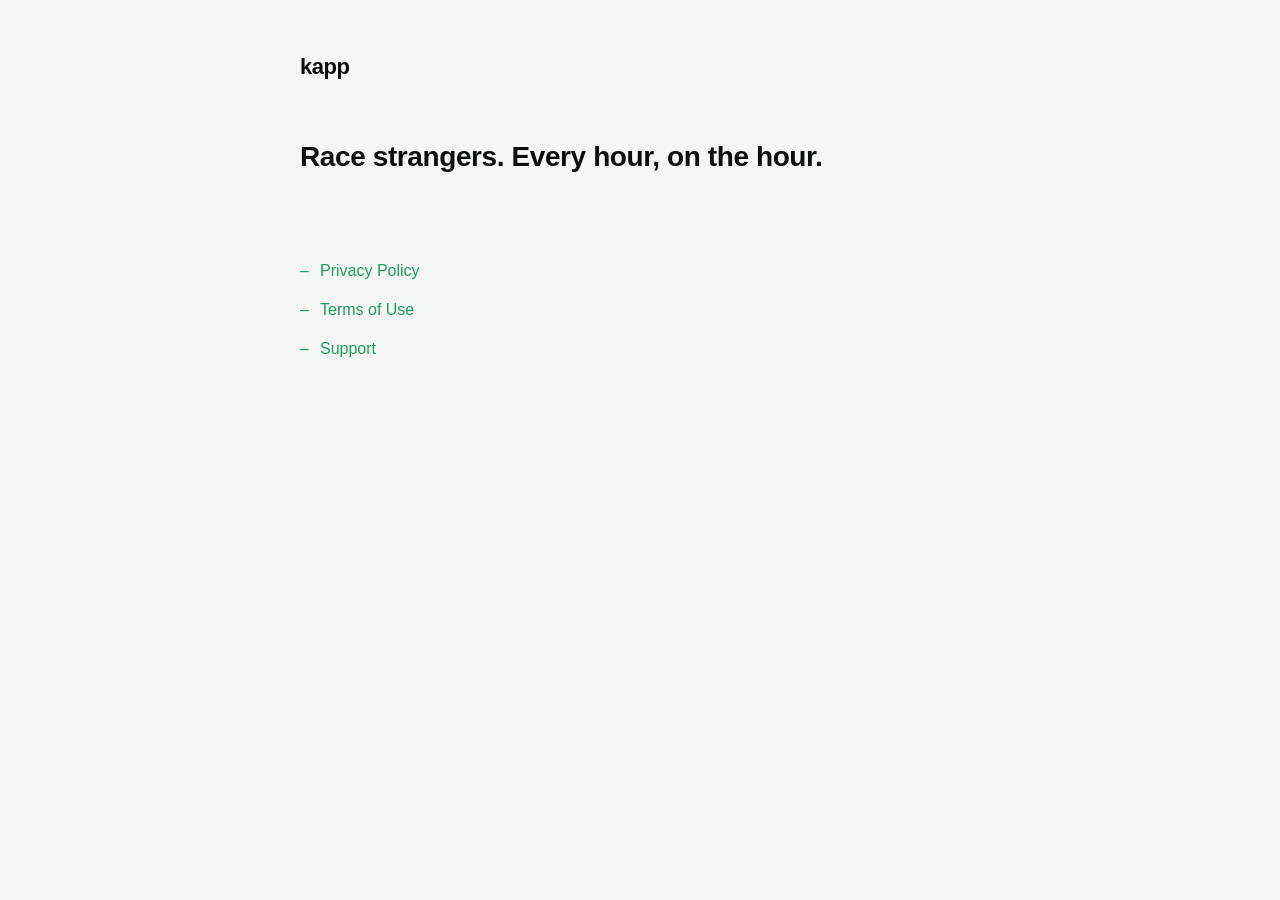
<file: index.html>
<!DOCTYPE html>
<html lang="en">
<head>
  <meta charset="UTF-8" />
  <meta name="viewport" content="width=device-width, initial-scale=1.0" />
  <title>Kapp</title>
  <link rel="stylesheet" href="style.css" />
</head>
<body>
  <div class="container">
    <span class="wordmark">kapp</span>
    <h1>Race strangers. Every hour, on the hour.</h1>
    <p class="updated">&nbsp;</p>
    <ul>
      <li><a href="privacy.html">Privacy Policy</a></li>
      <li><a href="terms.html">Terms of Use</a></li>
      <li><a href="support.html">Support</a></li>
    </ul>
  </div>
</body>
</html>
</file>
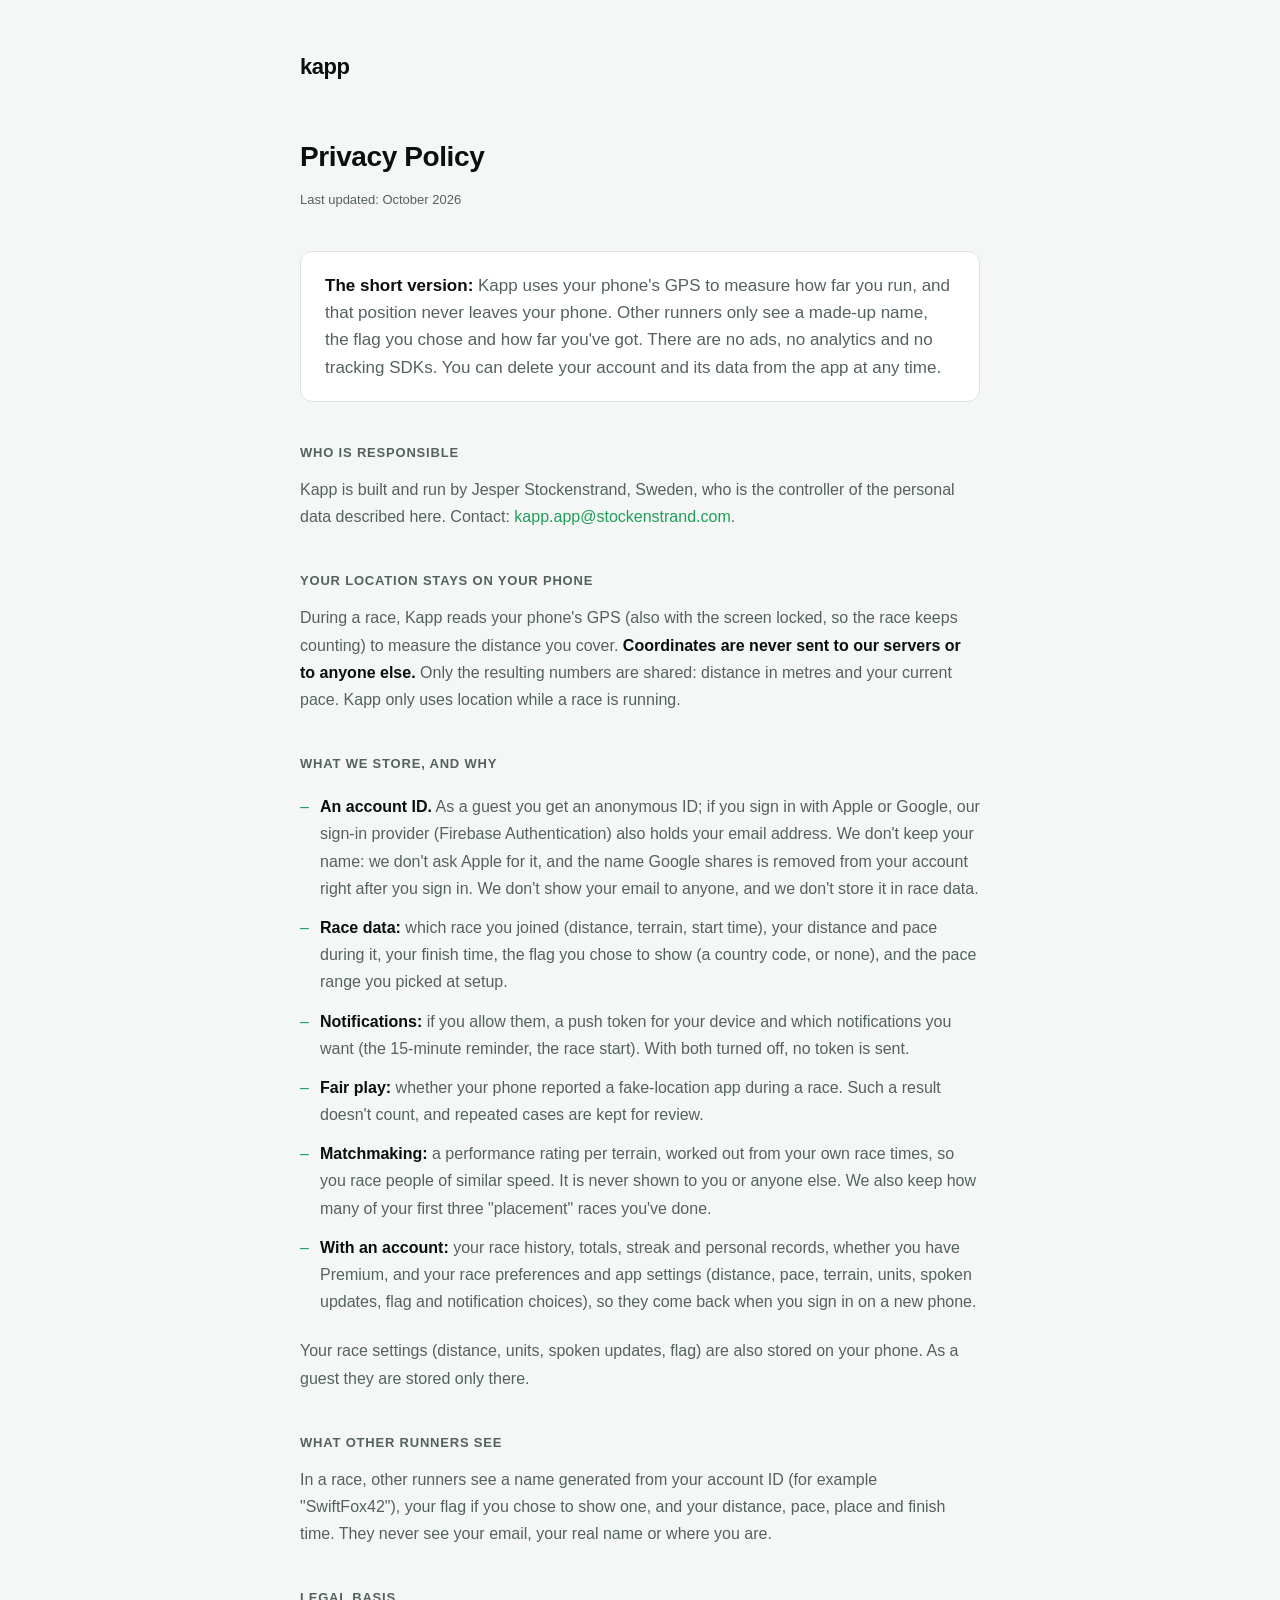
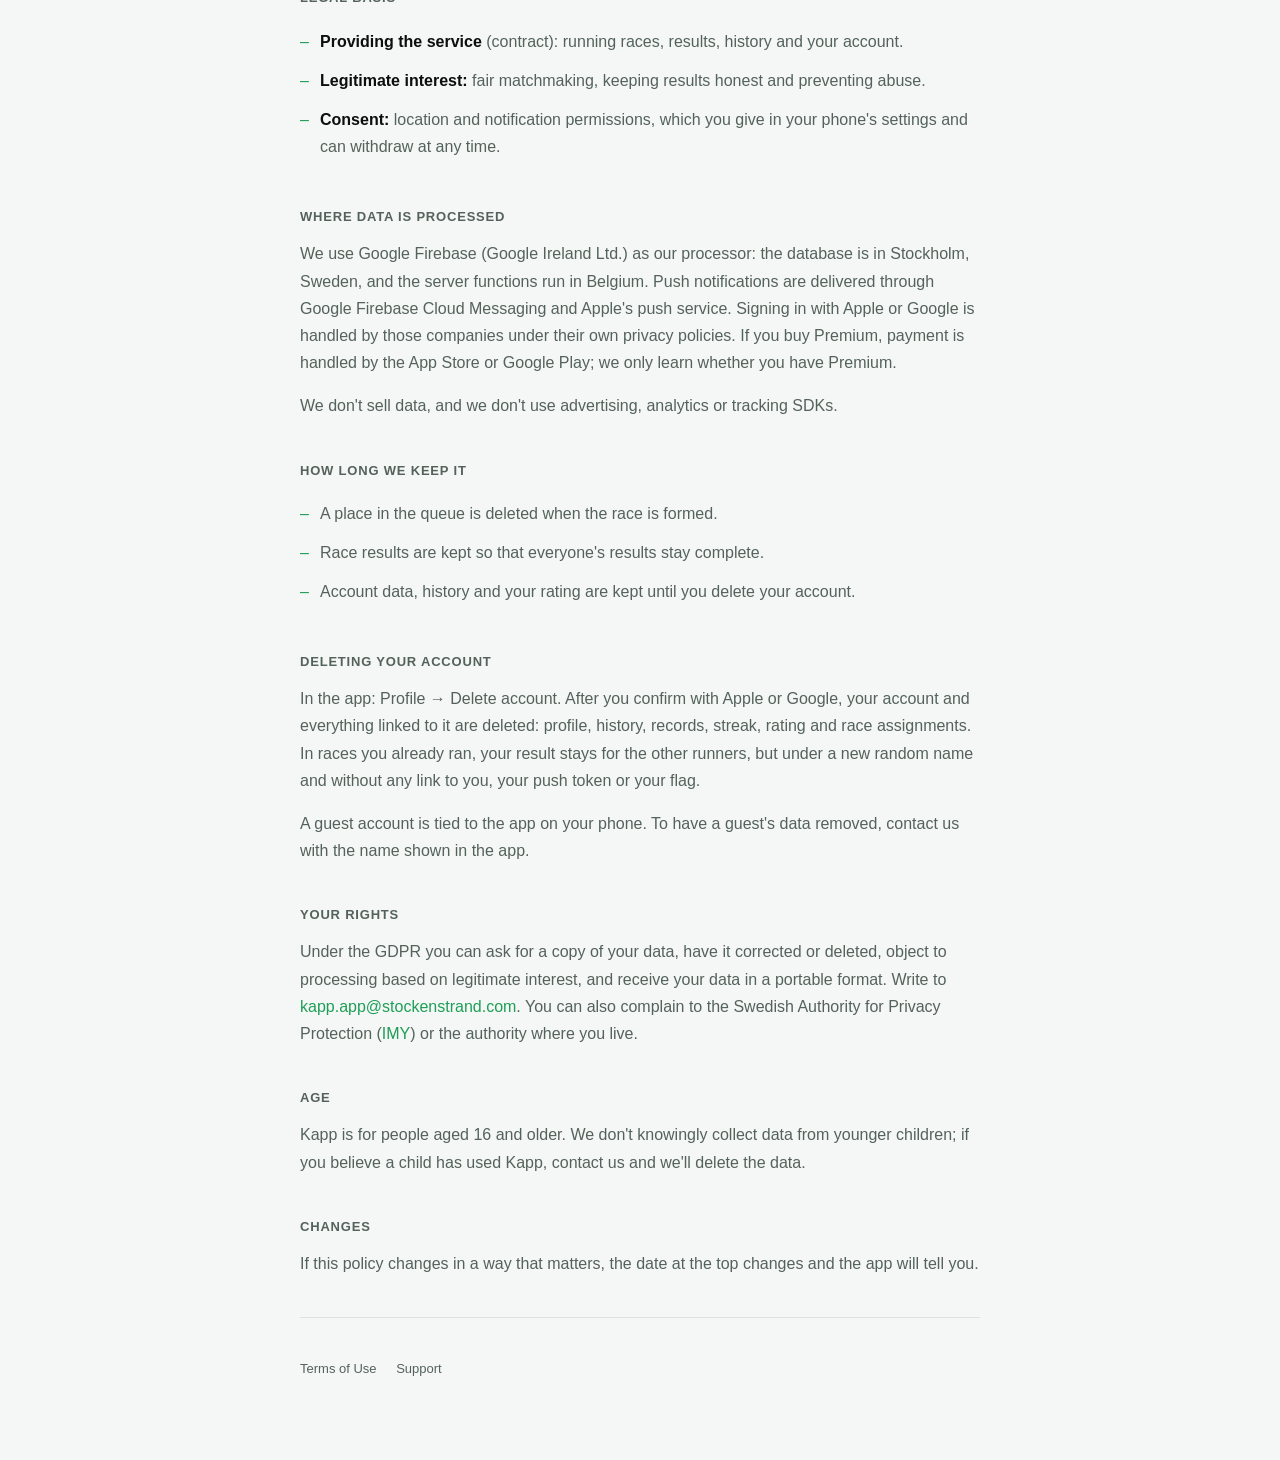
<file: privacy.html>
<!DOCTYPE html>
<html lang="en">
<head>
  <meta charset="UTF-8" />
  <meta name="viewport" content="width=device-width, initial-scale=1.0" />
  <title>Privacy Policy — Kapp</title>
  <link rel="stylesheet" href="style.css" />
</head>
<body>
  <div class="container">

    <a class="wordmark" href="./">kapp</a>

    <h1>Privacy Policy</h1>
    <p class="updated">Last updated: October 2026</p>

    <div class="lead">
      <strong>The short version:</strong> Kapp uses your phone's GPS to measure how far you run, and that position never leaves your phone. Other runners only see a made-up name, the flag you chose and how far you've got. There are no ads, no analytics and no tracking SDKs. You can delete your account and its data from the app at any time.
    </div>

    <h2>Who is responsible</h2>
    <p>Kapp is built and run by Jesper Stockenstrand, Sweden, who is the controller of the personal data described here. Contact: <a href="mailto:kapp.app@stockenstrand.com">kapp.app@stockenstrand.com</a>.</p>

    <h2>Your location stays on your phone</h2>
    <p>During a race, Kapp reads your phone's GPS (also with the screen locked, so the race keeps counting) to measure the distance you cover. <strong>Coordinates are never sent to our servers or to anyone else.</strong> Only the resulting numbers are shared: distance in metres and your current pace. Kapp only uses location while a race is running.</p>

    <h2>What we store, and why</h2>
    <ul>
      <li><strong>An account ID.</strong> As a guest you get an anonymous ID; if you sign in with Apple or Google, our sign-in provider (Firebase Authentication) also holds your email address. We don't keep your name: we don't ask Apple for it, and the name Google shares is removed from your account right after you sign in. We don't show your email to anyone, and we don't store it in race data.</li>
      <li><strong>Race data:</strong> which race you joined (distance, terrain, start time), your distance and pace during it, your finish time, the flag you chose to show (a country code, or none), and the pace range you picked at setup.</li>
      <li><strong>Notifications:</strong> if you allow them, a push token for your device and which notifications you want (the 15-minute reminder, the race start). With both turned off, no token is sent.</li>
      <li><strong>Fair play:</strong> whether your phone reported a fake-location app during a race. Such a result doesn't count, and repeated cases are kept for review.</li>
      <li><strong>Matchmaking:</strong> a performance rating per terrain, worked out from your own race times, so you race people of similar speed. It is never shown to you or anyone else. We also keep how many of your first three "placement" races you've done.</li>
      <li><strong>With an account:</strong> your race history, totals, streak and personal records, whether you have Premium, and your race preferences and app settings (distance, pace, terrain, units, spoken updates, flag and notification choices), so they come back when you sign in on a new phone.</li>
    </ul>
    <p>Your race settings (distance, units, spoken updates, flag) are also stored on your phone. As a guest they are stored only there.</p>

    <h2>What other runners see</h2>
    <p>In a race, other runners see a name generated from your account ID (for example "SwiftFox42"), your flag if you chose to show one, and your distance, pace, place and finish time. They never see your email, your real name or where you are.</p>

    <h2>Legal basis</h2>
    <ul>
      <li><strong>Providing the service</strong> (contract): running races, results, history and your account.</li>
      <li><strong>Legitimate interest:</strong> fair matchmaking, keeping results honest and preventing abuse.</li>
      <li><strong>Consent:</strong> location and notification permissions, which you give in your phone's settings and can withdraw at any time.</li>
    </ul>

    <h2>Where data is processed</h2>
    <p>We use Google Firebase (Google Ireland Ltd.) as our processor: the database is in Stockholm, Sweden, and the server functions run in Belgium. Push notifications are delivered through Google Firebase Cloud Messaging and Apple's push service. Signing in with Apple or Google is handled by those companies under their own privacy policies. If you buy Premium, payment is handled by the App Store or Google Play; we only learn whether you have Premium.</p>
    <p>We don't sell data, and we don't use advertising, analytics or tracking SDKs.</p>

    <h2>How long we keep it</h2>
    <ul>
      <li>A place in the queue is deleted when the race is formed.</li>
      <li>Race results are kept so that everyone's results stay complete.</li>
      <li>Account data, history and your rating are kept until you delete your account.</li>
    </ul>

    <h2 id="delete-account">Deleting your account</h2>
    <p>In the app: Profile → Delete account. After you confirm with Apple or Google, your account and everything linked to it are deleted: profile, history, records, streak, rating and race assignments. In races you already ran, your result stays for the other runners, but under a new random name and without any link to you, your push token or your flag.</p>
    <p>A guest account is tied to the app on your phone. To have a guest's data removed, contact us with the name shown in the app.</p>

    <h2>Your rights</h2>
    <p>Under the GDPR you can ask for a copy of your data, have it corrected or deleted, object to processing based on legitimate interest, and receive your data in a portable format. Write to <a href="mailto:kapp.app@stockenstrand.com">kapp.app@stockenstrand.com</a>. You can also complain to the Swedish Authority for Privacy Protection (<a href="https://www.imy.se">IMY</a>) or the authority where you live.</p>

    <h2>Age</h2>
    <p>Kapp is for people aged 16 and older. We don't knowingly collect data from younger children; if you believe a child has used Kapp, contact us and we'll delete the data.</p>

    <h2>Changes</h2>
    <p>If this policy changes in a way that matters, the date at the top changes and the app will tell you.</p>

    <hr />
    <footer>
      <a href="terms.html">Terms of Use</a>
      <a href="support.html">Support</a>
    </footer>
  </div>
</body>
</html>
</file>
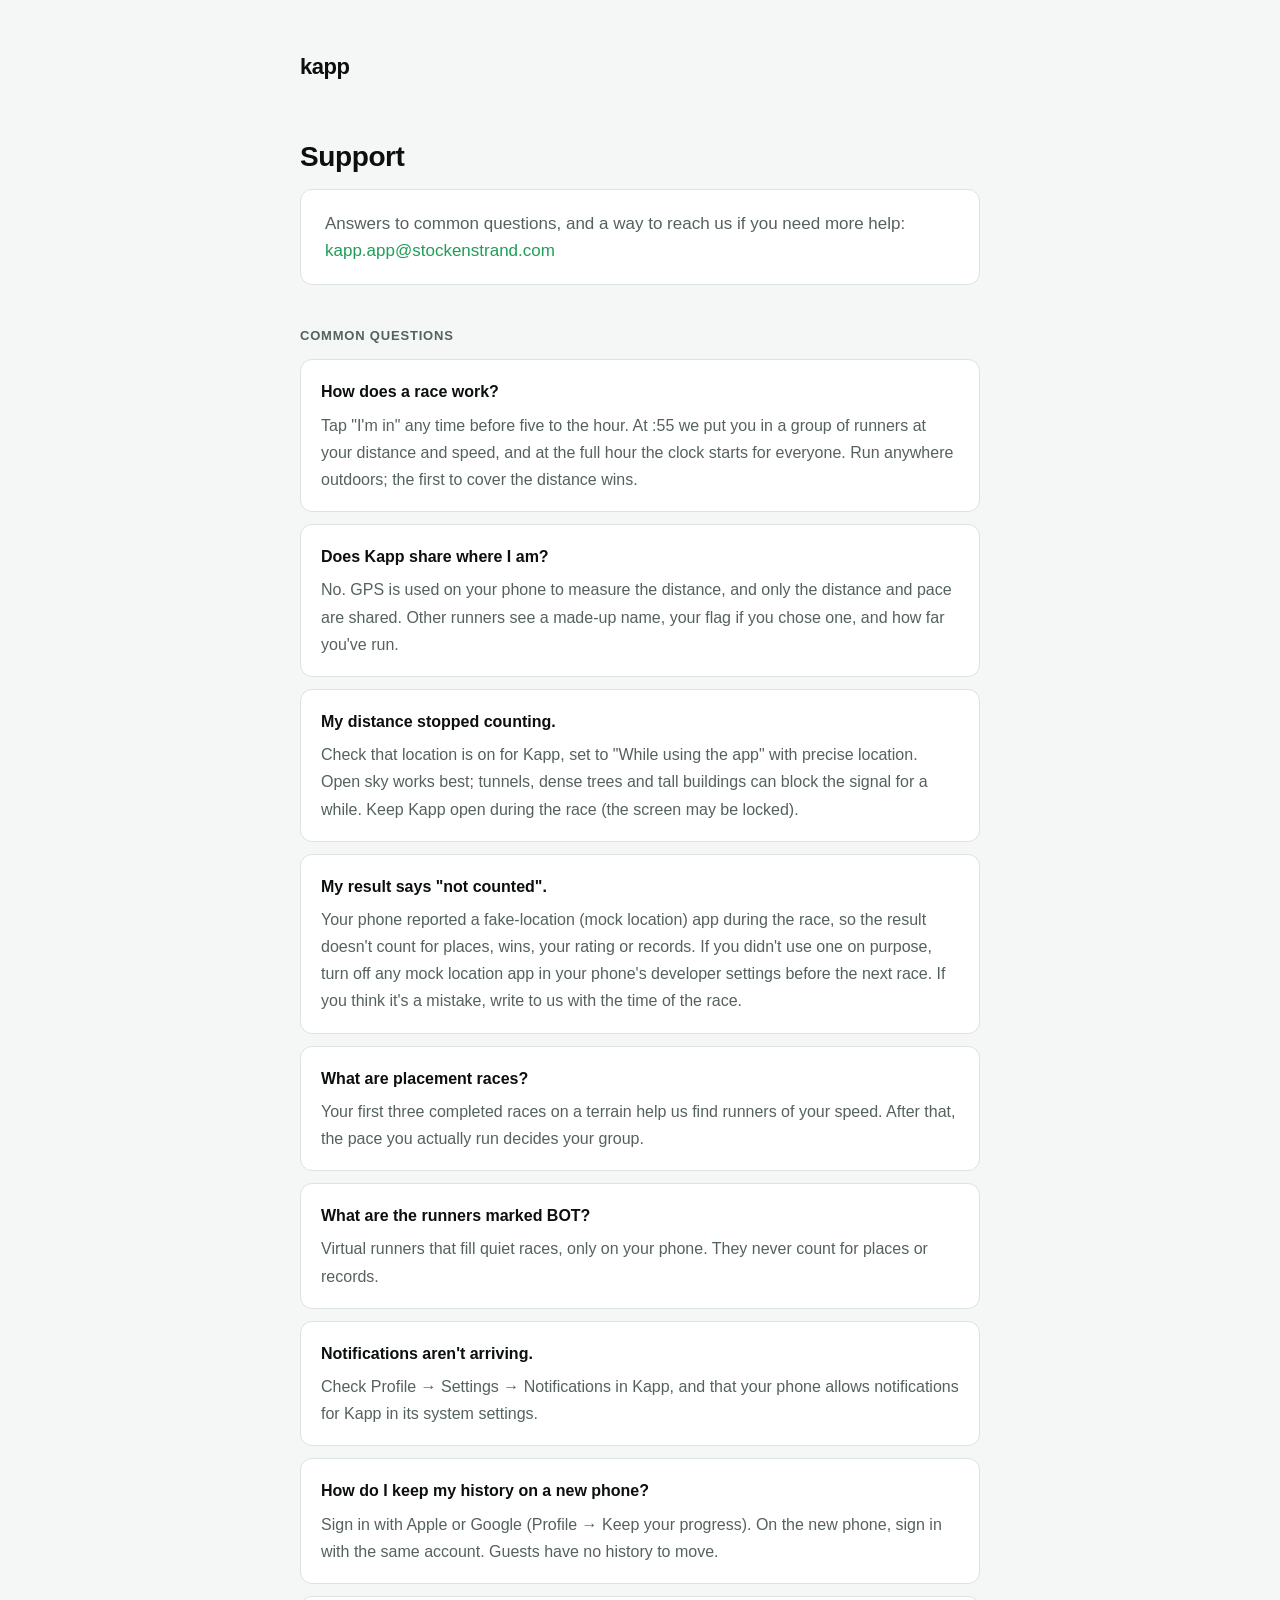
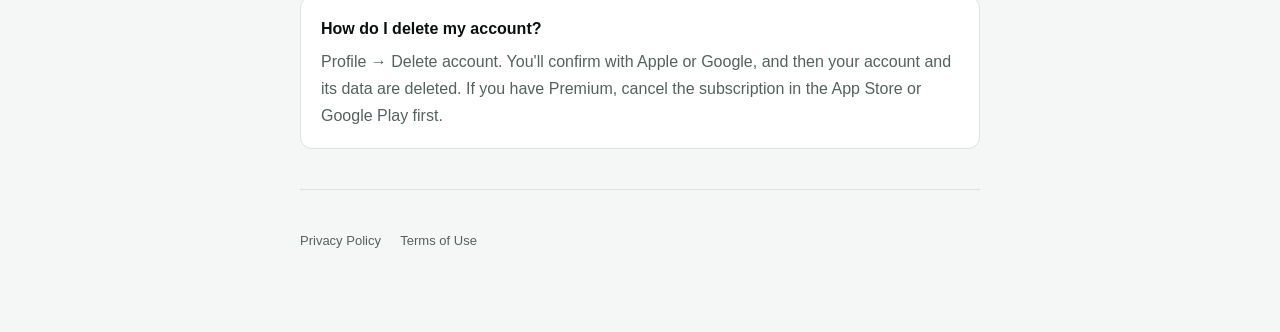
<file: support.html>
<!DOCTYPE html>
<html lang="en">
<head>
  <meta charset="UTF-8" />
  <meta name="viewport" content="width=device-width, initial-scale=1.0" />
  <title>Support — Kapp</title>
  <link rel="stylesheet" href="style.css" />
</head>
<body>
  <div class="container">

    <a class="wordmark" href="./">kapp</a>

    <h1>Support</h1>
    <p class="lead">Answers to common questions, and a way to reach us if you need more help: <a href="mailto:kapp.app@stockenstrand.com">kapp.app@stockenstrand.com</a></p>

    <h2>Common questions</h2>

    <div class="card">
      <h3>How does a race work?</h3>
      <p>Tap "I'm in" any time before five to the hour. At :55 we put you in a group of runners at your distance and speed, and at the full hour the clock starts for everyone. Run anywhere outdoors; the first to cover the distance wins.</p>
    </div>

    <div class="card">
      <h3>Does Kapp share where I am?</h3>
      <p>No. GPS is used on your phone to measure the distance, and only the distance and pace are shared. Other runners see a made-up name, your flag if you chose one, and how far you've run.</p>
    </div>

    <div class="card">
      <h3>My distance stopped counting.</h3>
      <p>Check that location is on for Kapp, set to "While using the app" with precise location. Open sky works best; tunnels, dense trees and tall buildings can block the signal for a while. Keep Kapp open during the race (the screen may be locked).</p>
    </div>

    <div class="card">
      <h3>My result says "not counted".</h3>
      <p>Your phone reported a fake-location (mock location) app during the race, so the result doesn't count for places, wins, your rating or records. If you didn't use one on purpose, turn off any mock location app in your phone's developer settings before the next race. If you think it's a mistake, write to us with the time of the race.</p>
    </div>

    <div class="card">
      <h3>What are placement races?</h3>
      <p>Your first three completed races on a terrain help us find runners of your speed. After that, the pace you actually run decides your group.</p>
    </div>

    <div class="card">
      <h3>What are the runners marked BOT?</h3>
      <p>Virtual runners that fill quiet races, only on your phone. They never count for places or records.</p>
    </div>

    <div class="card">
      <h3>Notifications aren't arriving.</h3>
      <p>Check Profile → Settings → Notifications in Kapp, and that your phone allows notifications for Kapp in its system settings.</p>
    </div>

    <div class="card">
      <h3>How do I keep my history on a new phone?</h3>
      <p>Sign in with Apple or Google (Profile → Keep your progress). On the new phone, sign in with the same account. Guests have no history to move.</p>
    </div>

    <div class="card">
      <h3>How do I delete my account?</h3>
      <p>Profile → Delete account. You'll confirm with Apple or Google, and then your account and its data are deleted. If you have Premium, cancel the subscription in the App Store or Google Play first.</p>
    </div>

    <hr />
    <footer>
      <a href="privacy.html">Privacy Policy</a>
      <a href="terms.html">Terms of Use</a>
    </footer>
  </div>
</body>
</html>
</file>
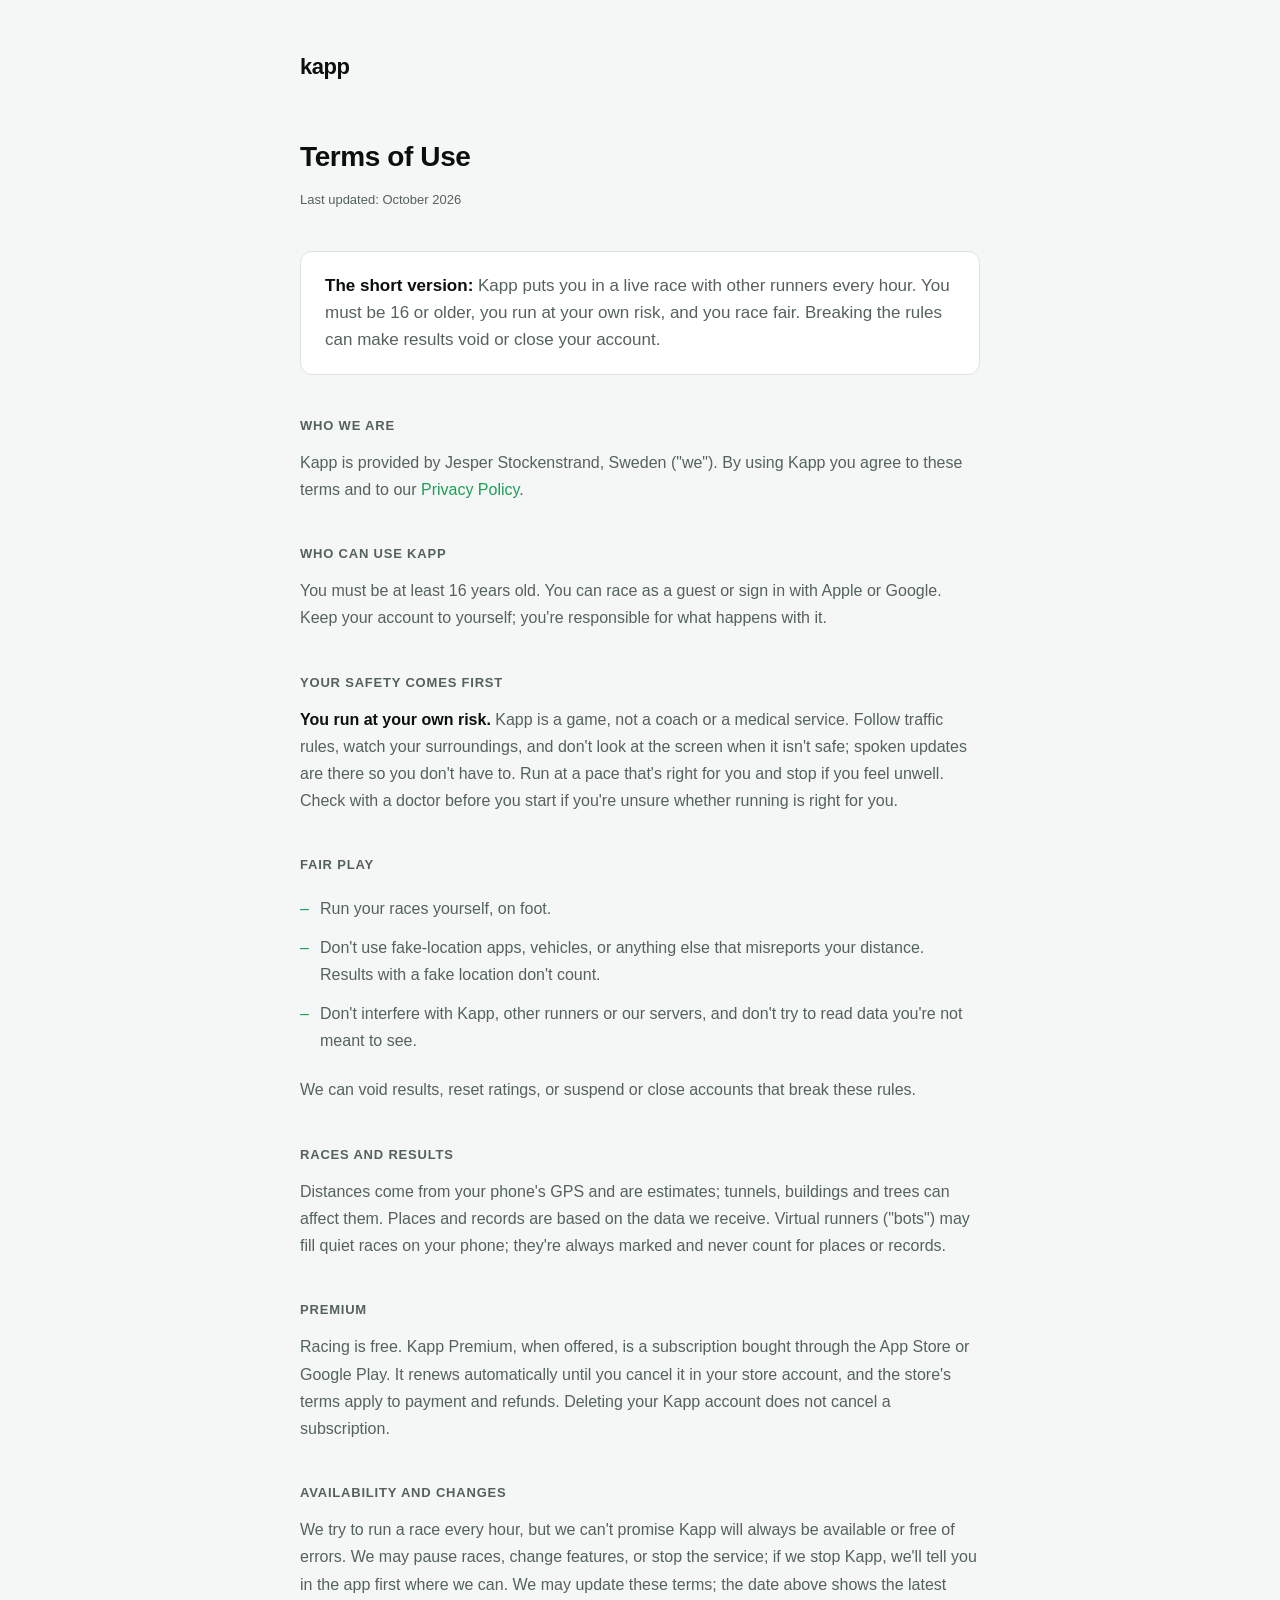
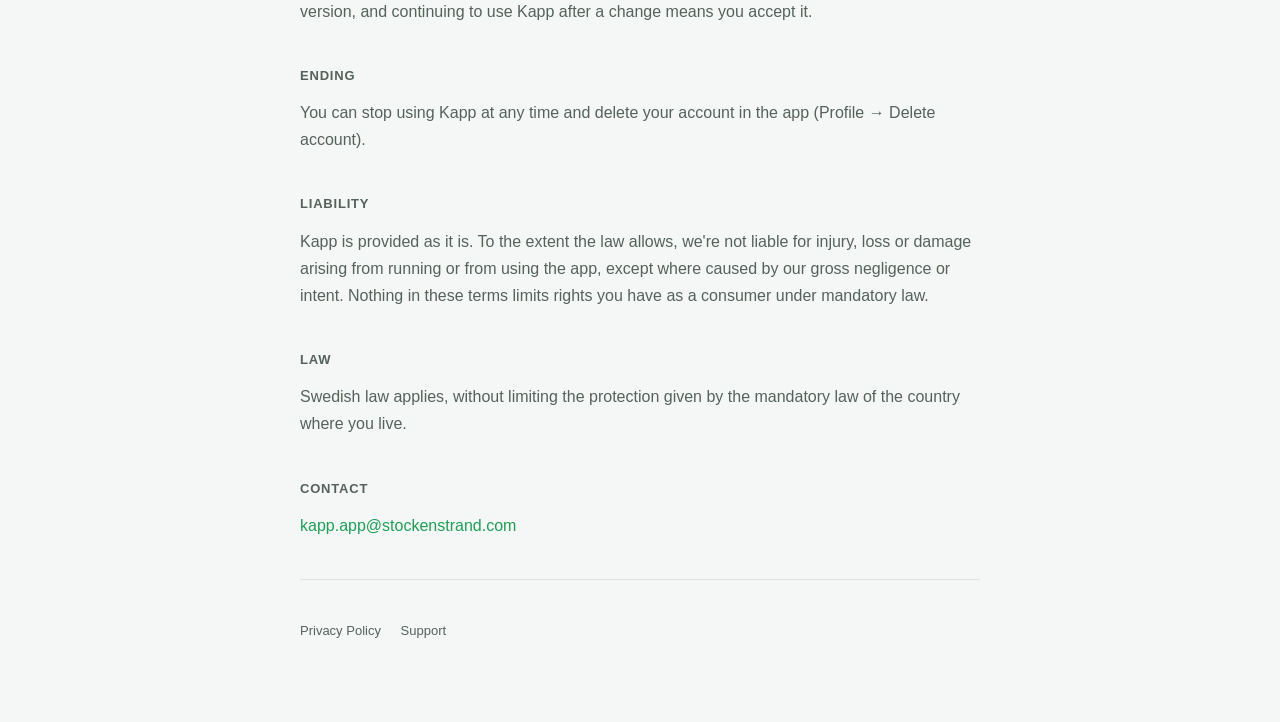
<file: terms.html>
<!DOCTYPE html>
<html lang="en">
<head>
  <meta charset="UTF-8" />
  <meta name="viewport" content="width=device-width, initial-scale=1.0" />
  <title>Terms of Use — Kapp</title>
  <link rel="stylesheet" href="style.css" />
</head>
<body>
  <div class="container">

    <a class="wordmark" href="./">kapp</a>

    <h1>Terms of Use</h1>
    <p class="updated">Last updated: October 2026</p>

    <div class="lead">
      <strong>The short version:</strong> Kapp puts you in a live race with other runners every hour. You must be 16 or older, you run at your own risk, and you race fair. Breaking the rules can make results void or close your account.
    </div>

    <h2>Who we are</h2>
    <p>Kapp is provided by Jesper Stockenstrand, Sweden ("we"). By using Kapp you agree to these terms and to our <a href="privacy.html">Privacy Policy</a>.</p>

    <h2>Who can use Kapp</h2>
    <p>You must be at least 16 years old. You can race as a guest or sign in with Apple or Google. Keep your account to yourself; you're responsible for what happens with it.</p>

    <h2>Your safety comes first</h2>
    <p><strong>You run at your own risk.</strong> Kapp is a game, not a coach or a medical service. Follow traffic rules, watch your surroundings, and don't look at the screen when it isn't safe; spoken updates are there so you don't have to. Run at a pace that's right for you and stop if you feel unwell. Check with a doctor before you start if you're unsure whether running is right for you.</p>

    <h2>Fair play</h2>
    <ul>
      <li>Run your races yourself, on foot.</li>
      <li>Don't use fake-location apps, vehicles, or anything else that misreports your distance. Results with a fake location don't count.</li>
      <li>Don't interfere with Kapp, other runners or our servers, and don't try to read data you're not meant to see.</li>
    </ul>
    <p>We can void results, reset ratings, or suspend or close accounts that break these rules.</p>

    <h2>Races and results</h2>
    <p>Distances come from your phone's GPS and are estimates; tunnels, buildings and trees can affect them. Places and records are based on the data we receive. Virtual runners ("bots") may fill quiet races on your phone; they're always marked and never count for places or records.</p>

    <h2>Premium</h2>
    <p>Racing is free. Kapp Premium, when offered, is a subscription bought through the App Store or Google Play. It renews automatically until you cancel it in your store account, and the store's terms apply to payment and refunds. Deleting your Kapp account does not cancel a subscription.</p>

    <h2>Availability and changes</h2>
    <p>We try to run a race every hour, but we can't promise Kapp will always be available or free of errors. We may pause races, change features, or stop the service; if we stop Kapp, we'll tell you in the app first where we can. We may update these terms; the date above shows the latest version, and continuing to use Kapp after a change means you accept it.</p>

    <h2>Ending</h2>
    <p>You can stop using Kapp at any time and delete your account in the app (Profile → Delete account).</p>

    <h2>Liability</h2>
    <p>Kapp is provided as it is. To the extent the law allows, we're not liable for injury, loss or damage arising from running or from using the app, except where caused by our gross negligence or intent. Nothing in these terms limits rights you have as a consumer under mandatory law.</p>

    <h2>Law</h2>
    <p>Swedish law applies, without limiting the protection given by the mandatory law of the country where you live.</p>

    <h2>Contact</h2>
    <p><a href="mailto:kapp.app@stockenstrand.com">kapp.app@stockenstrand.com</a></p>

    <hr />
    <footer>
      <a href="privacy.html">Privacy Policy</a>
      <a href="support.html">Support</a>
    </footer>
  </div>
</body>
</html>
</file>
<file: style.css>
*, *::before, *::after { box-sizing: border-box; margin: 0; padding: 0; }
:root {
  --bg: #0B0F0D; --surface: #151B18; --border: #2A3430;
  --text: #EEF3F0; --text-secondary: #9AA8A1; --accent: #3DDC84;
}
@media (prefers-color-scheme: light) {
  :root { --bg: #F4F7F5; --surface: #FFFFFF; --border: #DCE3DF;
          --text: #0B0F0D; --text-secondary: #55625C; --accent: #1E9E57; }
}
body { background: var(--bg); color: var(--text);
  font-family: -apple-system, BlinkMacSystemFont, "Segoe UI", Roboto, sans-serif;
  font-size: 16px; line-height: 1.7; padding: 48px 20px 80px; }
.container { max-width: 680px; margin: 0 auto; }
.wordmark { font-size: 22px; font-weight: 700; letter-spacing: -0.5px; color: var(--text);
  margin-bottom: 48px; display: block; text-decoration: none; }
h1 { font-size: 28px; font-weight: 700; letter-spacing: -0.4px; margin-bottom: 8px; }
.updated { font-size: 13px; color: var(--text-secondary); margin-bottom: 40px; }
.lead { font-size: 17px; color: var(--text-secondary); margin-bottom: 40px; padding: 20px 24px;
  background: var(--surface); border-radius: 12px; border: 1px solid var(--border); line-height: 1.6; }
.lead strong { color: var(--text); }
h2 { font-size: 13px; font-weight: 600; letter-spacing: 0.8px; text-transform: uppercase;
  color: var(--text-secondary); margin-top: 40px; margin-bottom: 12px; }
h3 { font-size: 16px; margin-bottom: 6px; }
p { color: var(--text-secondary); margin-bottom: 16px; }
p strong, li strong { color: var(--text); font-weight: 600; }
ul { list-style: none; margin-bottom: 16px; }
ul li { color: var(--text-secondary); padding: 6px 0 6px 20px; position: relative; }
ul li::before { content: "–"; position: absolute; left: 0; color: var(--accent); }
.card { background: var(--surface); border: 1px solid var(--border); border-radius: 12px;
  padding: 18px 20px; margin-bottom: 12px; }
.card p:last-child { margin-bottom: 0; }
a { color: var(--accent); text-decoration: none; }
a:hover { text-decoration: underline; }
hr { border: none; border-top: 1px solid var(--border); margin: 40px 0; }
footer { font-size: 13px; color: var(--text-secondary); }
footer a { color: var(--text-secondary); margin-right: 16px; }
</file>
